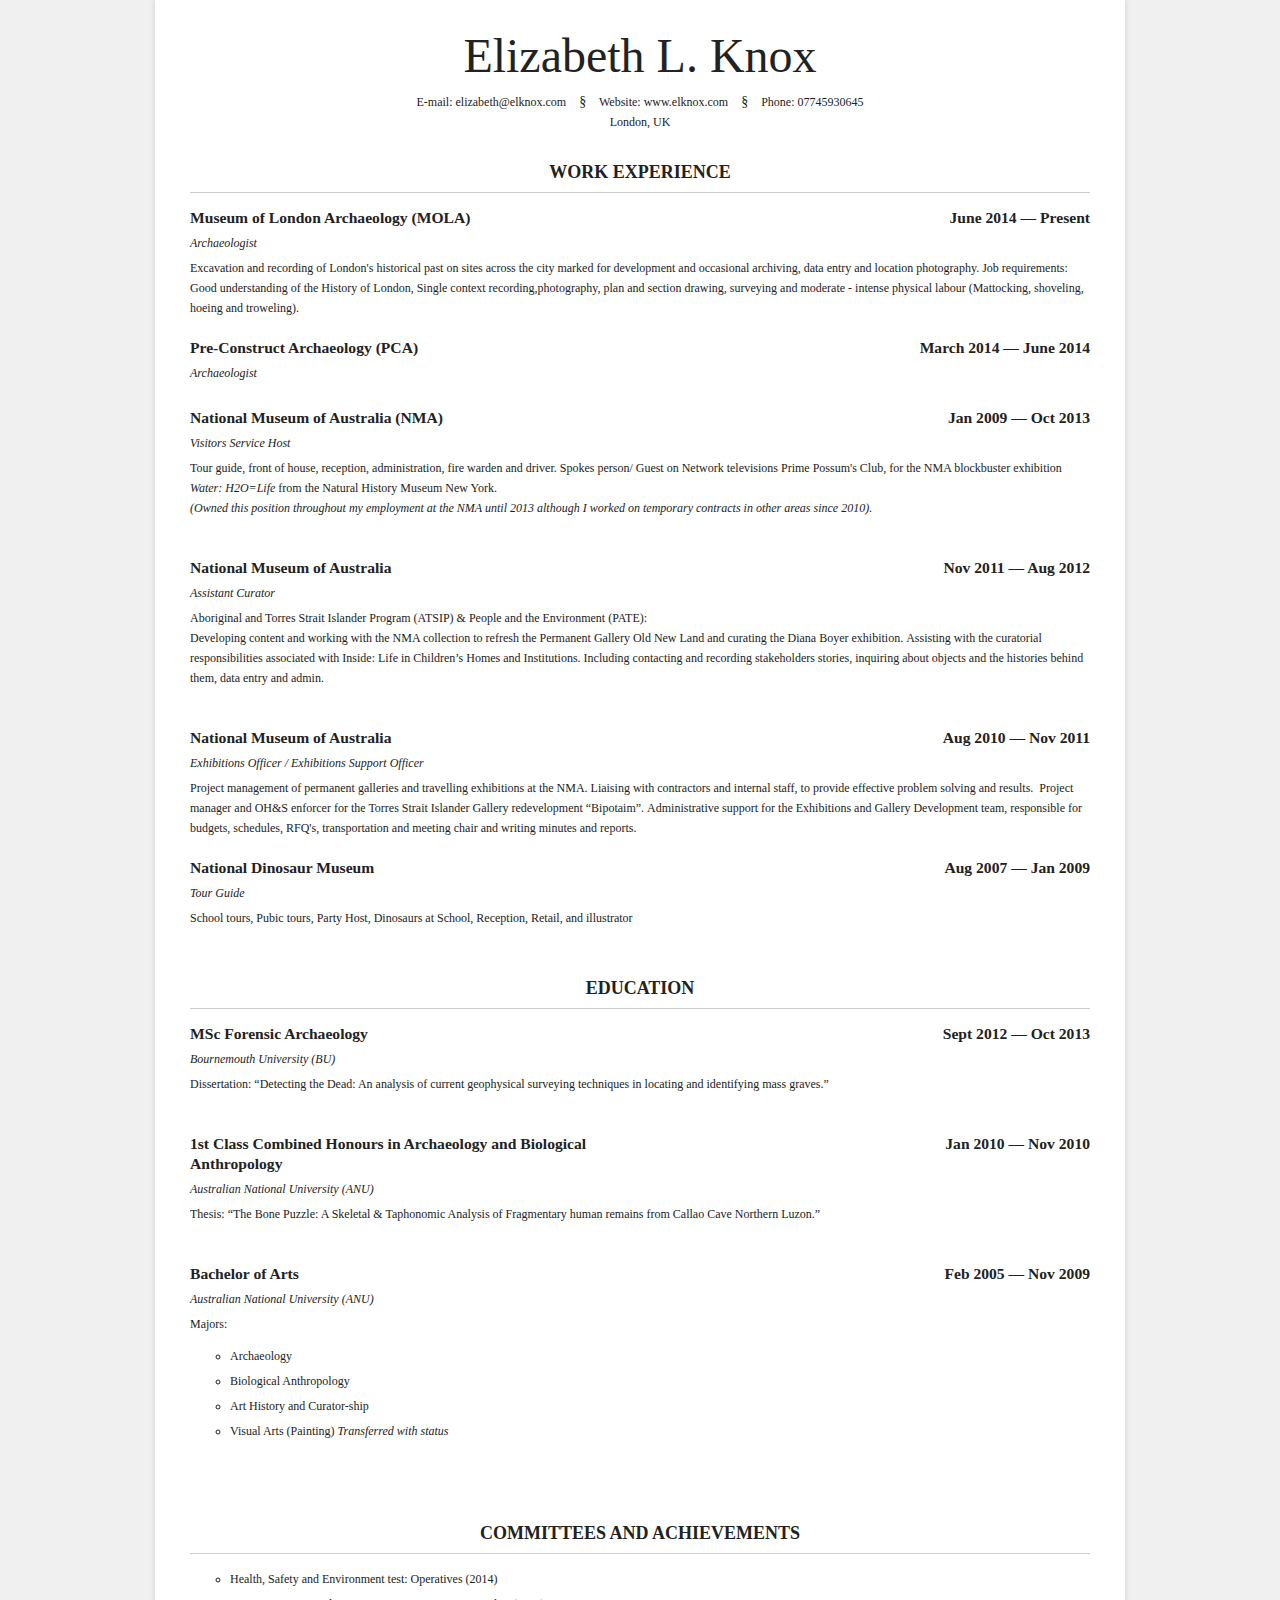
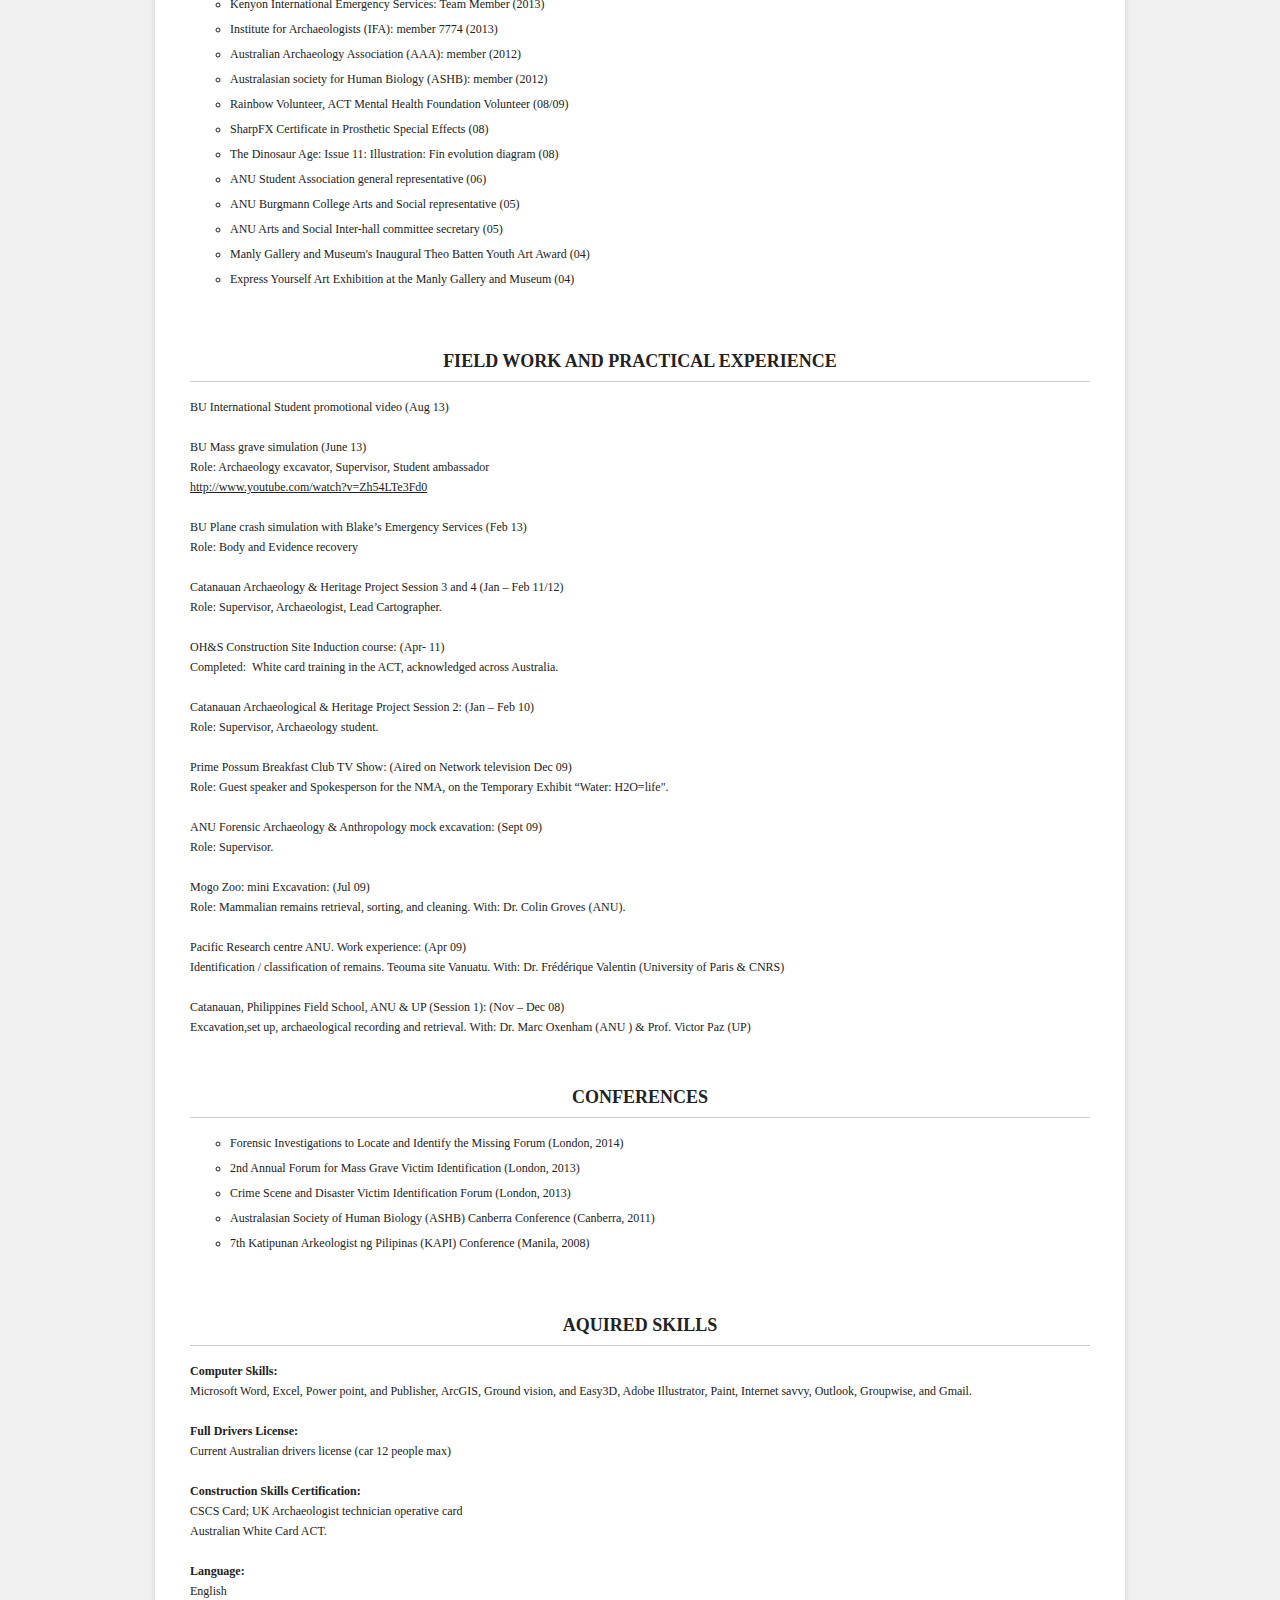
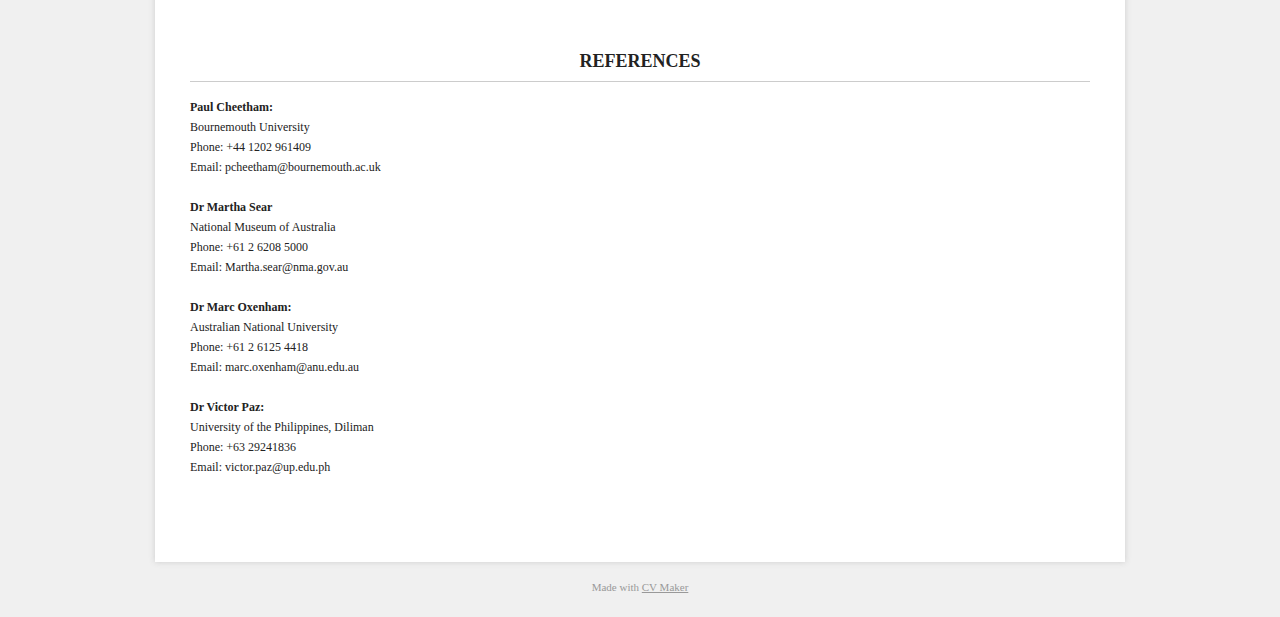
<file: elizabeth_cv_20141006.html>
<!DOCTYPE html>
<html>
<head>
	<title>Elizabeth L. Knox</title>
	<meta http-equiv="Content-Type" content="text/html; charset=utf-8" />
	<meta http-equiv="Generator" content="CV Maker - https://cvmkr.com/" />
	<style type="text/css">
		body {
			background: #f0f0f0;
			margin: 0;
			padding: 0;
			
			font-family: Georgia, serif, 'Trebuchet MS';
			line-height: 20px;
			font-size: 12px;

			color: #222;
		}

		h1, h2, h3, h4 {
			margin: 0 0 15px 0;
			padding: 0;
		}
		h1 {
			font-size: 400%;
		}
		h2 {
			font-size: 210%;
		}
		h3 {
			font-size: 130%;
		}
		
		p {
			margin: 0 0 10px 0;
		}
		
		ul {
			list-style-type: circle;
		}
		li {
			margin-bottom: 5px;
		}
		a {
			color: #222;
		}
		/* ________________________________________________________ */
		.rtl {
			direction: rtl;
		}
		.clear {
			clear: both;
		}

		#main {
			background: #fff;
			width: 900px;
			padding: 35px;
			margin: 0 auto 15px auto;
			overflow: hidden;
			
			box-shadow: 0 0 6px #ccc;
		}
		
		#title {
			line-height: 42px;
			margin: 0px 0 15px 0;
			font-weight: normal;
			text-align: center;
		}
		
		#credit {
			margin-bottom: 20px;
			font-size: 11px;
			color: #999;
			text-align: center;
		}
			#credit a {
				color: #999;
			}
		
		p label {
			font-weight: bold;
			
			font-size: 110%;
			margin-right: 10px;
		}
			p label span.colon {
				display: inline;
			}

		
		.section {
			margin-bottom: 30px;
		}
		
		.item {
			margin: 0 0 20px 0;
		}

		/*  _____________________________ */
		.basic-info {
			margin: 0 auto 30px auto;
			width: 80%;
			overflow: hidden;
			text-align: center;
		}
		.basic-info p {
			margin: 0;
		}
		.basic-info .dot {
			display: inline;
			font-size: 14px;
			margin: 0 10px;
		}
		
		.section .title {
			text-transform: uppercase;
			font-size: 150%;
			text-align: center;
			border-bottom: 1px solid #ccc;
			padding-bottom: 10px;
		}
			.section .set h3 {
				margin: 0;
			}
		.section span {
			display: block;
		}
		.section h3 span.l, .section span.r {
			width: 49%;
			float: left;
		}
			.section span.r {
				float: right;
				text-align: right;
			}
			.section-education .school,
			.section-work .job_title {
				font-size: 100%;
				display: block;
				margin: 5px 0 5px 0;
				font-style: italic;
			}

		/* ___ photo ___ */
		#photo {
			width: 160px;
			height: 200px;
			overflow: hidden;
			float: left;
			margin-top: 8px;
			border-radius: 4px;
		}
		#photo img {
			width: 100%;
			height: auto;
		}
		.header.photo {
			margin-left: 190px;
		}
		.header.photo #title {
			text-align: left;
		}
		.header.photo .basic-info {
			float: none;
			padding: 0;
			width: auto;
			text-align: left;
		}

		@media screen and (max-width: 950px) {
			body {
				background: #fff;
			}
			#main {
				box-shadow: none;
				padding: 0;
				padding: 5px;
			}
		}
	</style>
</head>
<body class="lang-en ">

<div id="main">
	
	<h1 id="title">Elizabeth L. Knox</h1>
	<div class="basic-info section">
		<div class="set">
							<p class="email">
											E-mail: elizabeth@elknox.com <span class="dot">&sect;</span>
					
											Website: www.elknox.com <span class="dot">&sect;</span>
					
											Phone: 07745930645									</p>
			
							<p class="address">
										London, UK				</p>
			
			<div class="clear"> </div>
		</div><!-- set //-->
		<div class="clear"> </div>
	</div><!-- basic-info //-->

	
		
			<div class="section section-work">
			<h2 class="title">Work experience</h2>
			<div class="set">
							<div class="item">
								<h3><span class="company l">Museum of London Archaeology (MOLA)</span>
						<span class="date r">June 2014 &mdash; Present</span>
							</h3>
							<span class="clear"> </span>
							<span class="job_title">Archaeologist</span><span class="info">Excavation and recording of London's historical past on sites across the city marked for development and occasional archiving, data entry and location photography. Job requirements: Good understanding of the History of London, Single context recording,photography, plan and section drawing, surveying and moderate - intense physical labour (Mattocking, shoveling, hoeing and troweling).</span><span class="clear"> </span>
							</div>
						
							<div class="item">
								<h3><span class="company l">Pre-Construct Archaeology (PCA)</span>
						<span class="date r">March 2014 &mdash; June 2014</span>
							</h3>
							<span class="clear"> </span>
							<span class="job_title">Archaeologist</span><span class="clear"> </span>
							</div>
						
							<div class="item">
								<h3><span class="company l">National Museum of Australia (NMA)</span>
						<span class="date r">Jan 2009 &mdash; Oct 2013</span>
							</h3>
							<span class="clear"> </span>
							<span class="job_title">Visitors Service Host</span><span class="info">Tour guide, front of house, reception, administration, fire warden and driver. Spokes person/ Guest on Network televisions Prime Possum's Club, for the NMA blockbuster exhibition <em>Water: H2O=Life </em>from the Natural History Museum New York. <br /><em>(Owned this position throughout my employment at the NMA until 2013 although I worked on temporary contracts in other areas since 2010).</em><br /><br /></span><span class="clear"> </span>
							</div>
						
							<div class="item">
								<h3><span class="company l">National Museum of Australia</span>
						<span class="date r">Nov 2011 &mdash; Aug 2012</span>
							</h3>
							<span class="clear"> </span>
							<span class="job_title">Assistant Curator</span><span class="info">Aboriginal and Torres Strait Islander Program (ATSIP) &amp; People and the Environment (PATE):<br />Developing content and working with the NMA collection to refresh the Permanent Gallery Old New Land and curating the Diana Boyer exhibition. Assisting with the curatorial responsibilities associated with Inside: Life in Children’s Homes and Institutions. Including contacting and recording stakeholders stories, inquiring about objects and the histories behind them, data entry and admin. <br /><br /></span><span class="clear"> </span>
							</div>
						
							<div class="item">
								<h3><span class="company l">National Museum of Australia</span>
						<span class="date r">Aug 2010 &mdash; Nov 2011</span>
							</h3>
							<span class="clear"> </span>
							<span class="job_title">Exhibitions Officer / Exhibitions Support Officer</span><span class="info">Project
management of permanent galleries and travelling exhibitions at the NMA.
Liaising with contractors and internal staff, to provide effective problem
solving and results.  Project manager and
OH&amp;S enforcer for the Torres Strait Islander Gallery redevelopment “Bipotaim”. Administrative support for the Exhibitions and Gallery Development team, responsible for budgets, schedules, RFQ's, transportation and meeting chair and writing minutes and reports. <br /></span><span class="clear"> </span>
							</div>
						
							<div class="item">
								<h3><span class="company l">National Dinosaur Museum</span>
						<span class="date r">Aug 2007 &mdash; Jan 2009</span>
							</h3>
							<span class="clear"> </span>
							<span class="job_title">Tour Guide</span><span class="info">School tours, Pubic tours, Party Host, Dinosaurs at School, Reception, Retail, and illustrator</span><span class="clear"> </span>
							</div>
						</div>
			<div class="clear"> </div>
		</div>
			<div class="section section-education">
			<h2 class="title">Education</h2>
			<div class="set">
						<div class="item">
							<h3><span class="course l">MSc Forensic Archaeology</span>
						<span class="date r">Sept 2012 &mdash; Oct 2013</span>
							</h3>
							<span class="clear"> </span>
							<span class="school">Bournemouth University (BU)</span><span class="info">Dissertation:
“Detecting the Dead: An analysis of current geophysical surveying techniques in
locating and identifying mass graves.”<br /><br /></span><span class="clear"> </span>
						</div>
						
						<div class="item">
							<h3><span class="course l">1st Class Combined Honours in Archaeology and Biological Anthropology</span>
						<span class="date r">Jan 2010 &mdash; Nov 2010</span>
							</h3>
							<span class="clear"> </span>
							<span class="school">Australian National University (ANU)</span><span class="info">Thesis:
“The
Bone Puzzle: A Skeletal &amp; Taphonomic Analysis of Fragmentary human remains
from Callao Cave Northern Luzon.”<br /><br /></span><span class="clear"> </span>
						</div>
						
						<div class="item">
							<h3><span class="course l">Bachelor of Arts</span>
						<span class="date r">Feb 2005 &mdash; Nov 2009</span>
							</h3>
							<span class="clear"> </span>
							<span class="school">Australian National University (ANU)</span><span class="info">Majors: <ul><li>Archaeology                                                                              </li><li>Biological Anthropology</li><li>Art History and Curator-ship</li><li>Visual Arts (Painting) <em>Transferred with status</em> </li></ul><br /></span><span class="clear"> </span>
						</div>
						</div>
			<div class="clear"> </div>
		</div>
			<div class="section section-1392497042317">
			<h2 class="title">Committees and Achievements</h2>
			<div class="set">
						<div class="item">
							<span class="info"><ul><li>Health, Safety and Environment test: Operatives (2014)</li><li>Kenyon International Emergency Services: Team Member (2013)</li><li>Institute for Archaeologists (IFA): member 7774 (2013)</li><li>Australian Archaeology Association (AAA): member (2012)</li><li>Australasian society for Human Biology (ASHB): member (2012)</li><li>Rainbow Volunteer, ACT Mental Health Foundation Volunteer (08/09)</li><li>SharpFX Certificate in Prosthetic Special Effects (08)</li><li>The Dinosaur Age: Issue 11: Illustration: Fin evolution diagram (08)</li><li>ANU Student Association general representative (06)</li><li>ANU Burgmann College Arts and Social representative (05)</li><li>ANU Arts and Social Inter-hall committee secretary (05)</li><li>Manly Gallery and Museum's Inaugural Theo Batten Youth Art Award (04)</li><li>Express Yourself Art Exhibition at the Manly Gallery and Museum (04)</li></ul><br /></span>
						</div>
					</div>
			<div class="clear"> </div>
		</div>
			<div class="section section-interests">
			<h2 class="title">Field Work and Practical Experience</h2>
			<div class="set">
						<div class="item">
							<span class="info">BU International Student promotional video (Aug 13)<br /><br />
BU Mass grave simulation (June 13)<br />Role: Archaeology excavator, Supervisor, Student ambassador<br /><a href="http://www.youtube.com/watch?v=Zh54LTe3Fd0" rel="nofollow">http://www.youtube.com/watch?v=Zh54LTe3Fd0</a><br /><br />
BU Plane crash simulation with Blake’s Emergency Services (Feb 13)<br />Role: Body and Evidence recovery<br /><br />
Catanauan Archaeology &amp; Heritage Project Session 3 and 4 (Jan – Feb 11/12)<br />Role: Supervisor, Archaeologist, Lead Cartographer. <br /><br />
OH&amp;S Construction Site Induction course: (Apr- 11)<br />Completed:  White card training in the ACT, acknowledged across Australia. <br /><br />
Catanauan Archaeological &amp; Heritage Project Session 2: (Jan – Feb 10)<br />Role: Supervisor, Archaeology student.<br /><br />
Prime Possum Breakfast Club TV Show: (Aired on Network television Dec 09)<br />Role: Guest speaker and Spokesperson for the NMA, on the Temporary Exhibit “Water: H2O=life".<br /><br />
ANU Forensic Archaeology &amp; Anthropology mock excavation: (Sept 09)<br />Role: Supervisor. <br /><br />
Mogo Zoo: mini Excavation: (Jul 09)<br />Role: Mammalian remains retrieval, sorting, and cleaning. With: Dr. Colin Groves (ANU). <br /><br />
Pacific Research centre ANU. Work experience: (Apr 09)<br />Identification / classification of remains. Teouma site Vanuatu. With: Dr. Frédérique Valentin (University of Paris &amp; CNRS)<br /><br />
Catanauan, Philippines Field School, ANU &amp; UP (Session 1): (Nov – Dec 08)<br />Excavation,set up, archaeological recording and retrieval. With: Dr. Marc Oxenham (ANU ) &amp; Prof. Victor Paz (UP)<br /><br /></span>
						</div>
					</div>
			<div class="clear"> </div>
		</div>
			<div class="section section-1392497124818">
			<h2 class="title">Conferences</h2>
			<div class="set">
						<div class="item">
							<span class="info"><ul><li>Forensic Investigations to Locate and Identify the Missing Forum (London, 2014)<br /></li><li>2nd Annual Forum for Mass Grave Victim Identification (London, 2013)</li><li>Crime Scene and Disaster Victim Identification Forum (London, 2013)</li><li>Australasian Society of Human Biology (ASHB) Canberra Conference (Canberra, 2011)</li><li>7th Katipunan Arkeologist ng Pilipinas (KAPI) Conference (Manila, 2008)</li></ul><br /></span>
						</div>
					</div>
			<div class="clear"> </div>
		</div>
			<div class="section section-1394453370588">
			<h2 class="title">Aquired skills</h2>
			<div class="set">
						<div class="item">
							<span class="info"><strong>Computer Skills:</strong> <br />Microsoft Word, Excel, Power point, and Publisher, ArcGIS, Ground vision, and Easy3D, Adobe Illustrator, Paint, Internet savvy, Outlook, Groupwise, and Gmail.<br /><br /><strong>Full Drivers License: <br /></strong>Current Australian drivers license (car 12 people max) <br /><br /><strong>Construction Skills Certification:</strong><br />CSCS Card; UK Archaeologist technician operative card<br />Australian White Card ACT. <br /><br /><strong>Language:</strong><br />English<br /><br /></span>
						</div>
					</div>
			<div class="clear"> </div>
		</div>
			<div class="section section-references">
			<h2 class="title">References</h2>
			<div class="set">
						<div class="item">
							<span class="info"><strong>Paul Cheetham:</strong><br />Bournemouth University <br />Phone: +44 1202 961409<br />Email: pcheetham@bournemouth.ac.uk<br /><br /><strong>Dr Martha Sear</strong><br />National Museum of Australia<br />Phone: +61 2 6208 5000<br />Email: Martha.sear@nma.gov.au<br /><br />
<strong>Dr Marc Oxenham:</strong><br />Australian National University<br />Phone: +61 2 6125 4418<br />Email: marc.oxenham@anu.edu.au<br /><br />
<strong>Dr Victor Paz:</strong><br />University of the Philippines, Diliman<br />Phone: +63 29241836<br />Email: victor.paz@up.edu.ph<br /><br /></span>
						</div>
					</div>
			<div class="clear"> </div>
		</div>
		
</div>
<div id="credit">Made with <a href="https://cvmkr.com/">CV Maker</a></div>
</body>
</html>
</file>
